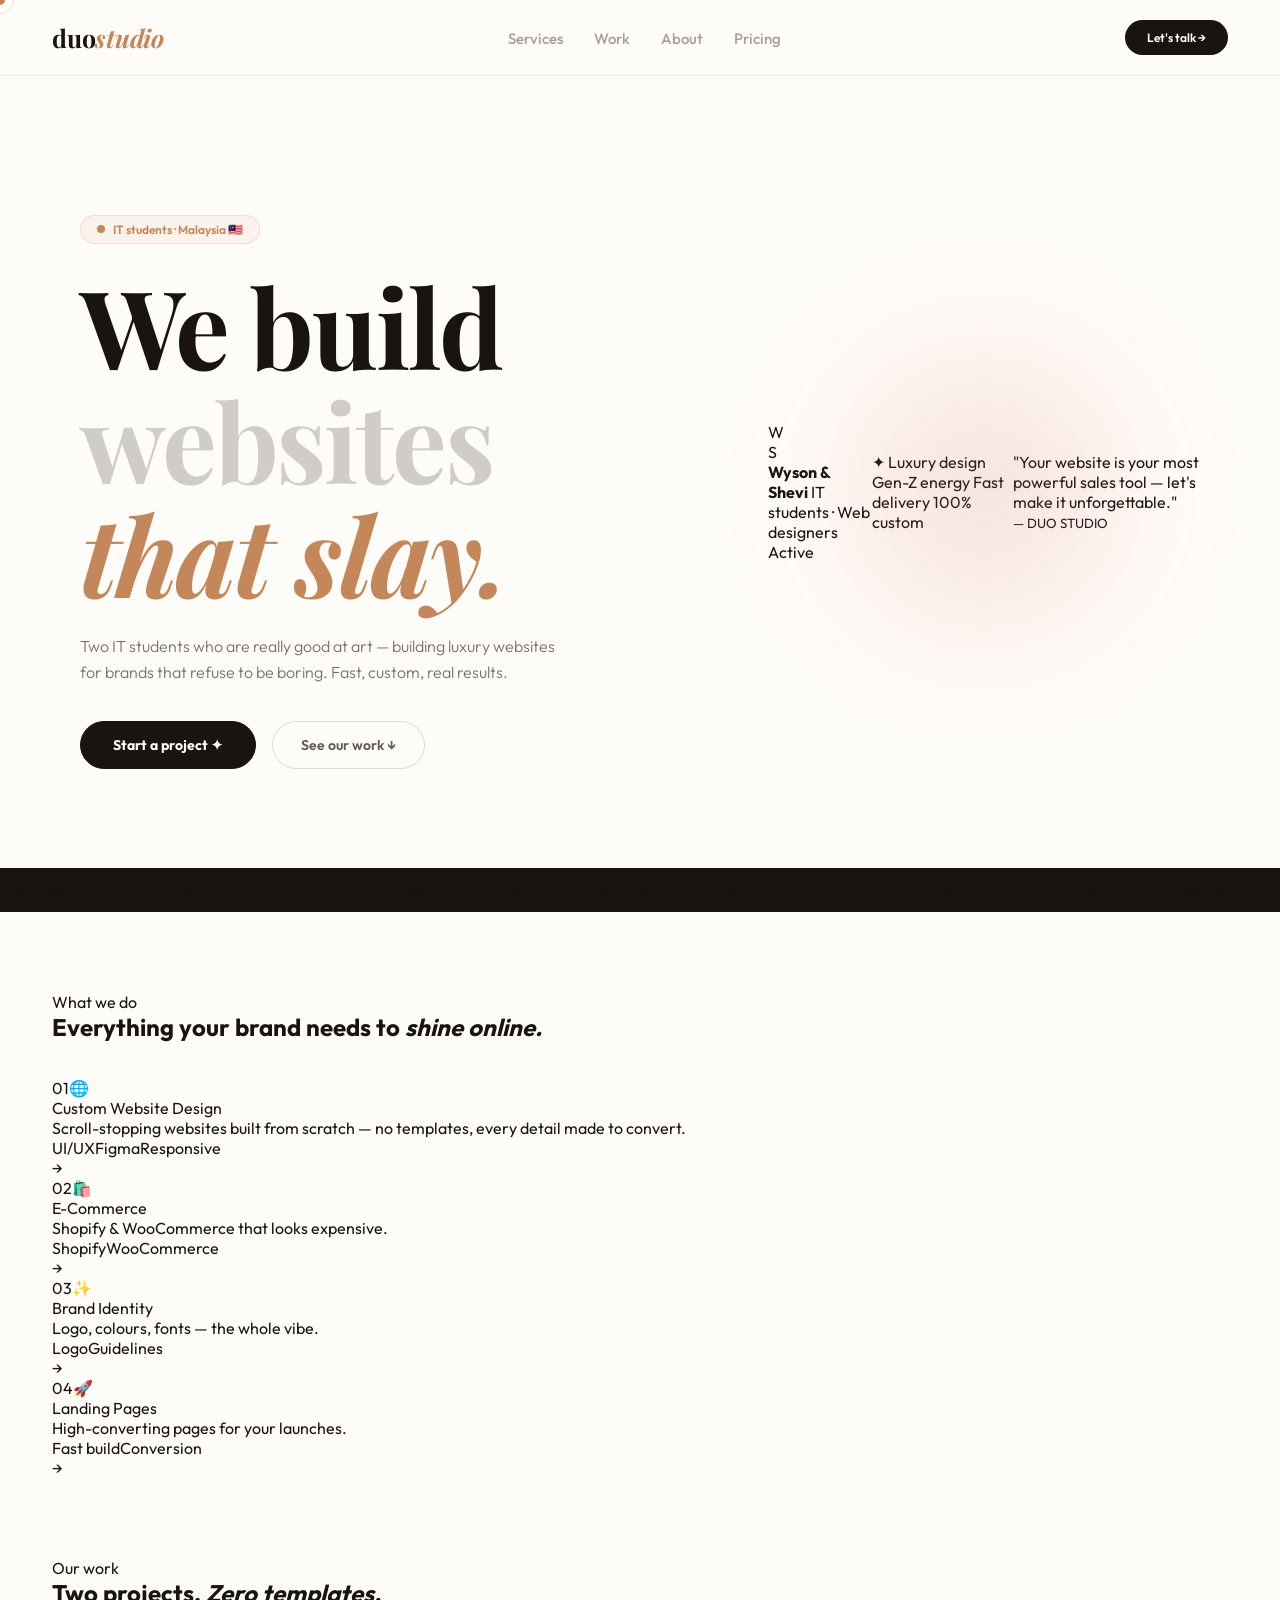
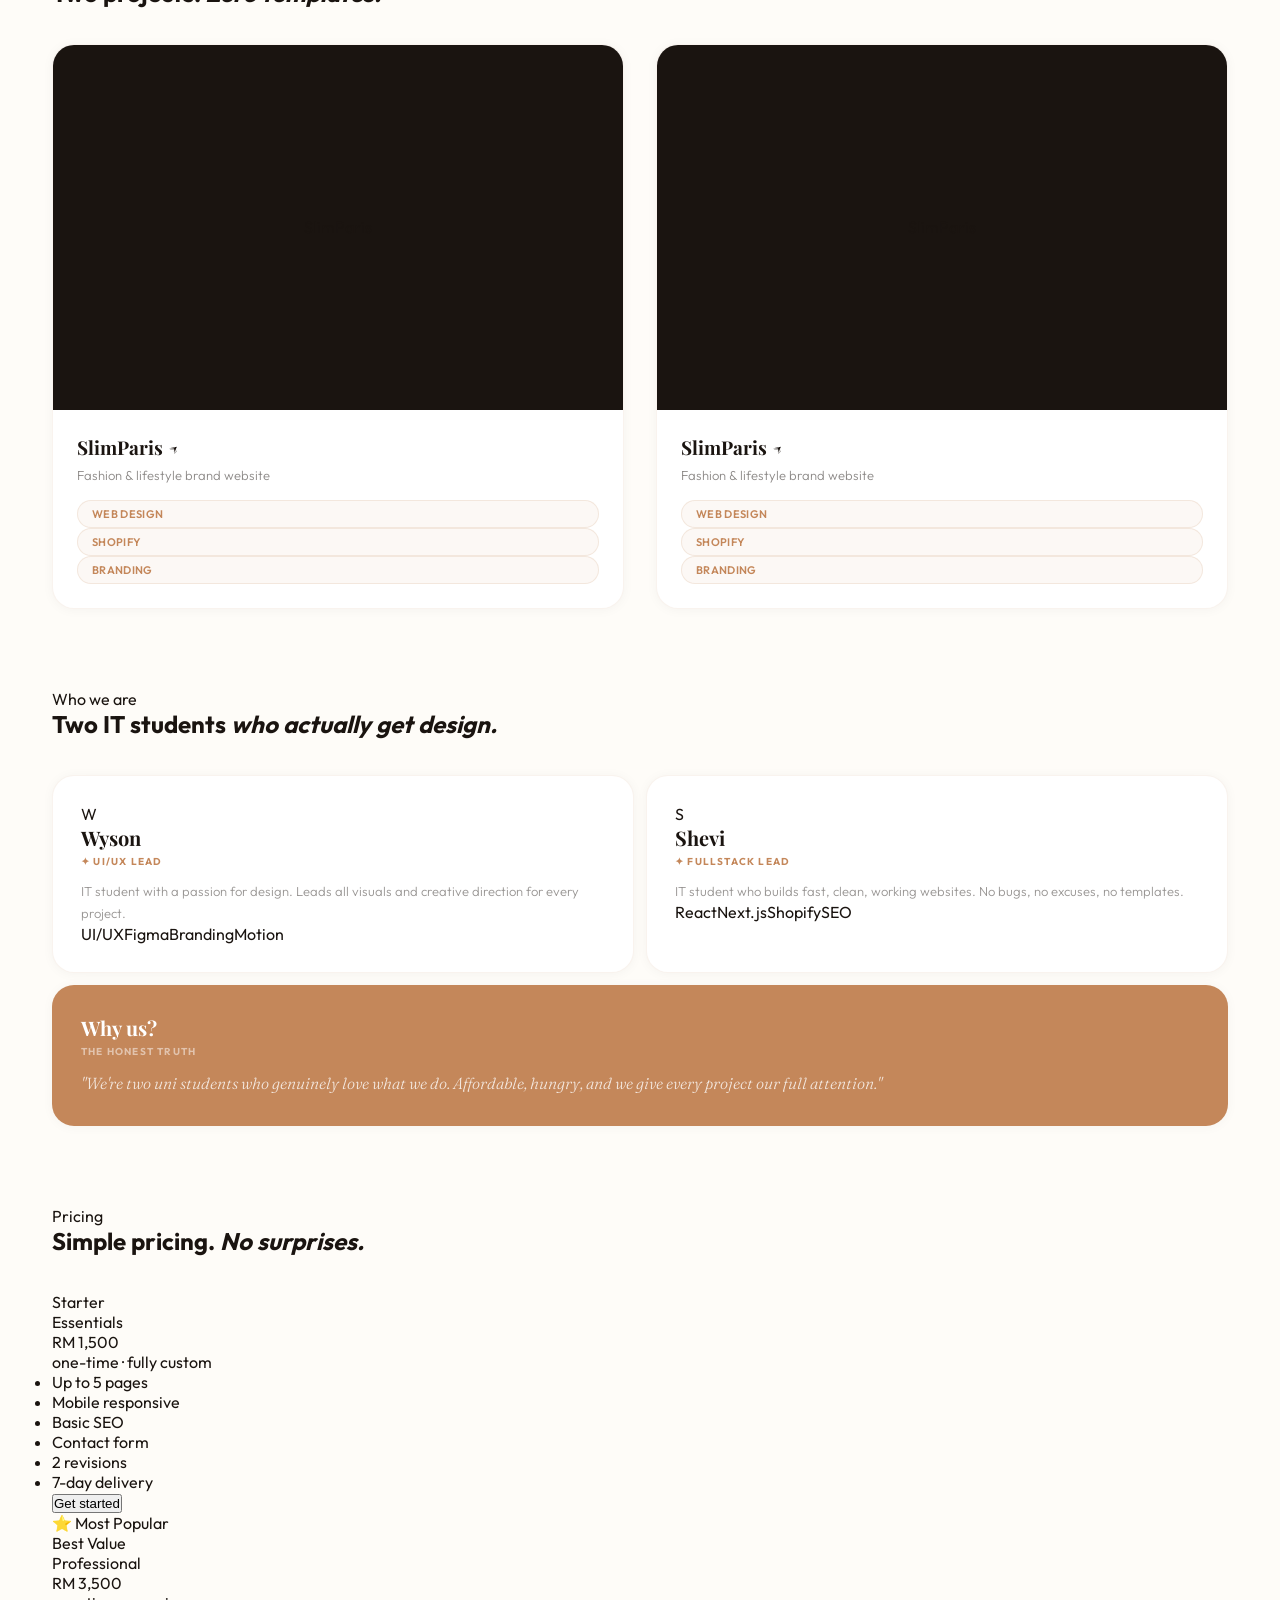
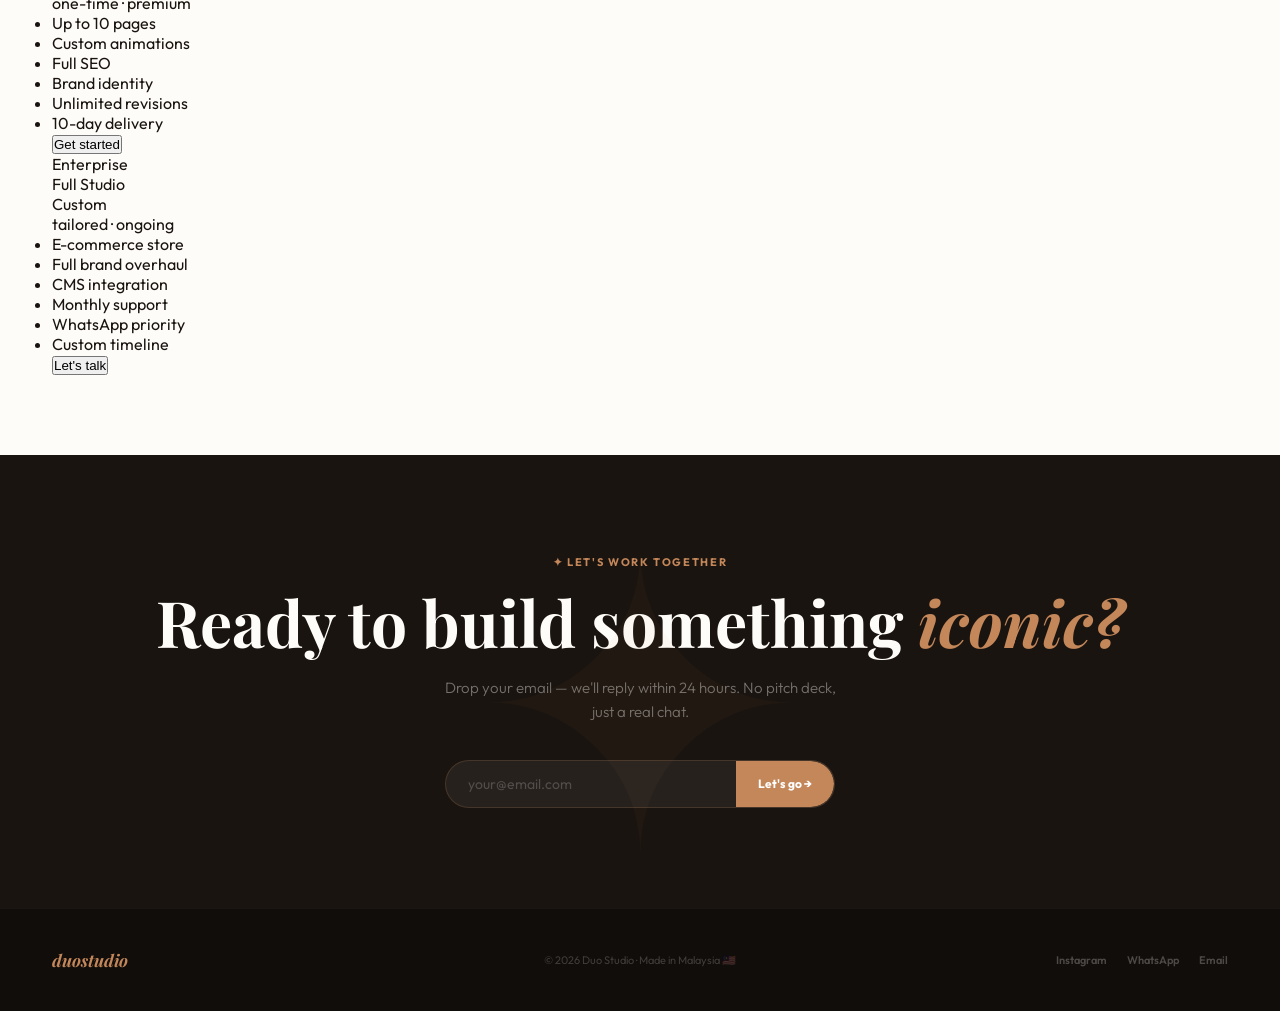
<file: portfolio.html>
<!DOCTYPE html>
<html lang="en">
<head>
  <meta charset="UTF-8">
  <meta name="viewport" content="width=device-width, initial-scale=1.0">
  <title>Duo Studio — Vanilla Dream</title>
  <!-- Google Fonts -->
  <link href="https://fonts.googleapis.com/css2?family=Outfit:wght@300;400;500;600;700;800&family=Playfair+Display:ital,wght@0,400;0,700;1,400&family=Fraunces:ital,opsz,wght@1,9..144,300;1,9..144,400&display=swap" rel="stylesheet">
  <!-- External CSS Link -->
  <link rel="stylesheet" href="portfolio.css">
</head>
<body>

  <!-- Custom Cursor Elements -->
  <div id="dot"></div>
  <div id="ring"></div>

  <!-- Navigation -->
  <nav>
    <div class="logo">duo<i>studio</i></div>
    <div class="nlinks">
      <a href="#services">Services</a>
      <a href="#work">Work</a>
      <a href="#about">About</a>
      <a href="#pricing">Pricing</a>
    </div>
    <button class="ncta" onclick="document.querySelector('#contact').scrollIntoView({behavior: 'smooth'})">Let's talk →</button>
  </nav>

  <!-- Hero Section -->
  <div class="hero">
    <div class="hero-l">
      <div class="tag"><div class="tdot"></div>IT students · Malaysia 🇲🇾</div>
      <h1 class="h1">We build<br><span class="fade">websites</span><br><span class="br">that slay.</span></h1>
      <p class="sub">Two IT students who are really good at art — building luxury websites for brands that refuse to be boring. Fast, custom, real results.</p>
      <div class="btns">
        <button class="b1" onclick="document.querySelector('#contact').scrollIntoView({behavior: 'smooth'})">Start a project ✦</button>
        <button class="b2" onclick="document.querySelector('#work').scrollIntoView({behavior: 'smooth'})">See our work ↓</button>
      </div>
    </div>
    
    <div class="hero-r">
      <div class="hcard">
        <div class="duo-row">
          <div class="avs">
            <div class="av s">W</div>
            <div class="av f">S</div>
          </div>
          <div class="dinfo">
            <strong>Wyson & Shevi</strong>
            <span>IT students · Web designers</span>
          </div>
          <div class="alive"><div class="adot"></div>Active</div>
        </div>
      </div>
      <div class="hcard">
        <div class="tagrow">
          <span class="ht ht-br">✦ Luxury design</span>
          <span class="ht ht-bk">Gen-Z energy</span>
          <span class="ht ht-bl">Fast delivery</span>
          <span class="ht ht-pk">100% custom</span>
        </div>
      </div>
      <div class="qcard">
        <p>"Your website is your most powerful sales tool — let's make it unforgettable."</p>
        <small>— DUO STUDIO</small>
      </div>
    </div>
  </div>

  <!-- Text Marquee Ticker -->
  <div class="ticker-wrap">
    <div class="ticker-inner">
      <span class="ti">Web Design<span class="sep">✦</span></span>
      <span class="ti">E-Commerce<span class="sep">✦</span></span>
      <span class="ti">Brand Identity<span class="sep">✦</span></span>
      <span class="ti">Landing Pages<span class="sep">✦</span></span>
      <span class="ti">Gen-Z Vibes<span class="sep">✦</span></span>
      <span class="ti">Made in Malaysia<span class="sep">✦</span></span>
      <span class="ti">Web Design<span class="sep">✦</span></span>
      <span class="ti">E-Commerce<span class="sep">✦</span></span>
      <span class="ti">Brand Identity<span class="sep">✦</span></span>
      <span class="ti">Landing Pages<span class="sep">✦</span></span>
      <span class="ti">Gen-Z Vibes<span class="sep">✦</span></span>
      <span class="ti">Made in Malaysia<span class="sep">✦</span></span>
    </div>
  </div>

  <!-- Capabilities Bento Grid -->
  <section id="services">
    <span class="stag">What we do</span>
    <h2 class="stitle rv">Everything your brand needs to <em>shine online.</em></h2>
    <div class="bento rv">
      <div class="bc wide">
        <span class="bnum">01</span><span class="bem">🌐</span>
        <div class="bname">Custom Website Design</div>
        <div class="bdesc">Scroll-stopping websites built from scratch — no templates, every detail made to convert.</div>
        <div class="bchips"><span class="bchip">UI/UX</span><span class="bchip">Figma</span><span class="bchip">Responsive</span></div>
        <div class="barr">→</div>
      </div>
      <div class="bc warm">
        <span class="bnum">02</span><span class="bem">🛍️</span>
        <div class="bname">E-Commerce</div>
        <div class="bdesc">Shopify & WooCommerce that looks expensive.</div>
        <div class="bchips"><span class="bchip">Shopify</span><span class="bchip">WooCommerce</span></div>
        <div class="barr">→</div>
      </div>
      <div class="bc">
        <span class="bnum">03</span><span class="bem">✨</span>
        <div class="bname">Brand Identity</div>
        <div class="bdesc">Logo, colours, fonts — the whole vibe.</div>
        <div class="bchips"><span class="bchip">Logo</span><span class="bchip">Guidelines</span></div>
        <div class="barr">→</div>
      </div>
      <div class="bc">
        <span class="bnum">04</span><span class="bem">🚀</span>
        <div class="bname">Landing Pages</div>
        <div class="bdesc">High-converting pages for your launches.</div>
        <div class="bchips"><span class="bchip">Fast build</span><span class="bchip">Conversion</span></div>
        <div class="barr">→</div>
      </div>
    </div>
  </section>

  <!-- Portfolio Grid -->
  <section id="work" style="padding-top:0;">
    <span class="stag">Our work</span>
    <h2 class="stitle rv">Two projects. <em>Zero templates.</em></h2>
    <div class="pgrid rv">
      <a href="https://www.slimparis.com.my" target="_blank" class="pcard-link" style="text-decoration: none; color: inherit; display: block;">
        <div class="pcard">
          <div class="pimg slimB"><div class="lgo">SlimParis</div></div>
          <div class="pinfo">
            <h4>SlimParis ↗</h4>
            <p>Fashion & lifestyle brand website</p>
            <span class="ptag">Web Design</span><span class="ptag">Shopify</span><span class="ptag">Branding</span>
          </div>
        </div>
      </a>
      <a href="https://rtpastry.netlify.app" target="_blank" class="pcard-link" style="text-decoration: none; color: inherit; display: block;">
        <div class="pcard">
          <div class="pimg slimB"><div class="lgo">SlimParis</div></div>
          <div class="pinfo">
            <h4>SlimParis ↗</h4>
            <p>Fashion & lifestyle brand website</p>
            <span class="ptag">Web Design</span><span class="ptag">Shopify</span><span class="ptag">Branding</span>
          </div>
        </div>
      </a>
    </div>
  </section>

  <!-- About Team Section -->
  <section id="about" style="padding-top:0;">
    <span class="stag">Who we are</span>
    <h2 class="stitle rv">Two IT students <em>who actually get design.</em></h2>
    <div class="agrid rv">
      <div class="acard">
        <div class="aav br">W</div>
        <h3>Wyson</h3>
        <span class="arole">✦ UI/UX Lead</span>
        <p>IT student with a passion for design. Leads all visuals and creative direction for every project.</p>
        <div class="ask"><span>UI/UX</span><span>Figma</span><span>Branding</span><span>Motion</span></div>
      </div>
      <div class="acard">
        <div class="aav bk">S</div>
        <h3>Shevi</h3>
        <span class="arole">✦ Fullstack Lead</span>
        <p>IT student who builds fast, clean, working websites. No bugs, no excuses, no templates.</p>
        <div class="ask"><span>React</span><span>Next.js</span><span>Shopify</span><span>SEO</span></div>
      </div>
      <div class="acard big">
        <h3>Why us?</h3>
        <span class="arole" style="color:rgba(255,255,255,.5);">The honest truth</span>
        <p>"We're two uni students who genuinely love what we do. Affordable, hungry, and we give every project our full attention."</p>
      </div>
    </div>
  </section>

  <!-- Pricing Grid -->
  <section id="pricing" style="padding-top:0;">
    <span class="stag">Pricing</span>
    <h2 class="stitle rv">Simple pricing. <em>No surprises.</em></h2>
    <div class="pricegrid rv">
      <div class="price">
        <div class="ptier">Starter</div>
        <div class="pname">Essentials</div>
        <div class="pamount">RM 1,500</div>
        <div class="pperiod">one-time · fully custom</div>
        <div class="pline"></div>
        <ul class="plist">
          <li>Up to 5 pages</li>
          <li>Mobile responsive</li>
          <li>Basic SEO</li>
          <li>Contact form</li>
          <li>2 revisions</li>
          <li>7-day delivery</li>
        </ul>
        <button class="pbtn pb-out" onclick="document.querySelector('#contact').scrollIntoView({behavior: 'smooth'})">Get started</button>
      </div>
      <div class="price feat">
        <div class="pbadge">⭐ Most Popular</div>
        <div class="ptier">Best Value</div>
        <div class="pname">Professional</div>
        <div class="pamount">RM 3,500</div>
        <div class="pperiod">one-time · premium</div>
        <div class="pline"></div>
        <ul class="plist">
          <li>Up to 10 pages</li>
          <li>Custom animations</li>
          <li>Full SEO</li>
          <li>Brand identity</li>
          <li>Unlimited revisions</li>
          <li>10-day delivery</li>
        </ul>
        <button class="pbtn pb-fill" onclick="document.querySelector('#contact').scrollIntoView({behavior: 'smooth'})">Get started</button>
      </div>
      <div class="price">
        <div class="ptier">Enterprise</div>
        <div class="pname">Full Studio</div>
        <div class="pamount">Custom</div>
        <div class="pperiod">tailored · ongoing</div>
        <div class="pline"></div>
        <ul class="plist">
          <li>E-commerce store</li>
          <li>Full brand overhaul</li>
          <li>CMS integration</li>
          <li>Monthly support</li>
          <li>WhatsApp priority</li>
          <li>Custom timeline</li>
        </ul>
        <button class="pbtn pb-out" onclick="document.querySelector('#contact').scrollIntoView({behavior: 'smooth'})">Let's talk</button>
      </div>
    </div>
  </section>

  <!-- Contact CTA -->
  <div class="cta" id="contact">
    <span class="cta-t">✦ Let's work together</span>
    <h2>Ready to build something <em>iconic?</em></h2>
    <p class="cta-sub">Drop your email — we'll reply within 24 hours. No pitch deck, just a real chat.</p>
    <div class="form">
      <input class="inp" type="email" placeholder="your@email.com">
      <button class="go">Let's go →</button>
    </div>
  </div>

  <!-- Footer -->
  <footer>
    <div class="fl" onclick="window.scrollTo({top: 0, behavior: 'smooth'})" style="cursor: pointer;">duo<i>studio</i></div>
    <div class="fc">© 2026 Duo Studio · Made in Malaysia 🇲🇾</div>
    <div class="flinks">
      <a href="#">Instagram</a>
      <a href="#">WhatsApp</a>
      <a href="#">Email</a>
    </div>
  </footer>

  <!-- External JS Script Link -->
  <script src="portfolio.js"></script>
</body>
</html>
</file>
<file: portfolio.css>
/* ==========================================================================
   01. GLOBAL RESETS & CORE BASICS
   ========================================================================== */
* {
  margin: 0;
  padding: 0;
  box-sizing: border-box;
}
html {
  scroll-behavior: smooth;
}
body {
  font-family: 'Outfit', sans-serif;
  overflow-x: hidden; 
  background: #fefcf8;
  color: #1a1410;
  width: 100%;
}


/* ==========================================================================
   02. CUSTOM MOUSE CURSOR
   ========================================================================== */
#dot {
  width: 10px;
  height: 10px;
  border-radius: 50%;
  position: fixed;
  pointer-events: none;
  z-index: 9999;
  transform: translate(-50%, -50%);
  transition: width .15s, height .15s;
  background: #c4875a;
}
#ring {
  width: 28px;
  height: 28px;
  border-radius: 50%;
  border: 1.5px solid rgba(196,135,90,.5);
  position: fixed;
  pointer-events: none;
  z-index: 9998;
  transform: translate(-50%, -50%);
  opacity: .5;
}


/* ==========================================================================
   03. MARQUEE TEXT TICKER & ANIMATION UTILS
   ========================================================================== */
.ticker-wrap {
  overflow: hidden;
  padding: 12px 0;
  background: #1a1410;
  width: 100%;
}
.ticker-inner {
  display: inline-flex;
  animation: tick 24s linear infinite;
  white-space: nowrap;
}
@keyframes tick {
  from { transform: translateX(0); }
  to { transform: translateX(-50%); }
}

.rv {
  opacity: 0;
  transform: translateY(22px);
  transition: opacity .6s, transform .6s;
}
.rv.vis {
  opacity: 1;
  transform: translateY(0);
}
.d1 { transition-delay: .08s; }
.d2 { transition-delay: .16s; }
.d3 { transition-delay: .24s; }

section, #contact {
  scroll-margin-top: 100px;
}


/* ==========================================================================
   04. NAVIGATION HEADER (DESKTOP & COMMON)
   ========================================================================== */
nav {
  position: sticky;
  top: 0;
  z-index: 100;
  padding: 20px 52px;
  display: flex;
  justify-content: space-between;
  align-items: center;
  background: rgba(254,252,248,.9);
  backdrop-filter: blur(16px);
  border-bottom: 1px solid rgba(26,20,16,.06);
}
.logo {
  font-family: 'Playfair Display', serif;
  font-size: 25px;
  font-weight: 700;
  color: #1a1410;
  letter-spacing: -.01em;
}
.logo i {
  font-style: italic;
  color: #c4875a;
}
.nlinks a {
  font-size: 15px;
  font-weight: 500;
  color: rgba(26,20,16,.4);
  text-decoration: none;
  padding: 6px 14px;
  border-radius: 100px;
  transition: all .18s;
}
.nlinks a:hover {
  color: #c4875a;
  background: rgba(196,135,90,.06);
}
.ncta {
  background: #1a1410;
  color: #fefcf8;
  font-family: 'Outfit', sans-serif;
  font-weight: 600;
  font-size: 12px;
  padding: 10px 22px;
  border-radius: 100px;
  border: none;
  cursor: pointer;
}


/* ==========================================================================
   05. HAMBURGER & MOBILE DRAWER MENU
   ========================================================================== */
.hamburger {
  display: none;
  flex-direction: column;
  gap: 6px;
  background: transparent;
  border: none;
  cursor: pointer;
  padding: 8px;
  z-index: 200;
}
.hamburger .bar {
  width: 24px;
  height: 2px;
  background-color: #1a1410;
  border-radius: 2px;
  transition: transform 0.3s cubic-bezier(0.25, 1, 0.5, 1), opacity 0.3s ease;
}
.hamburger.active .bar:nth-child(1) { transform: translateY(4px) rotate(45deg); }
.hamburger.active .bar:nth-child(2) { transform: translateY(-4px) rotate(-45deg); }

.mobile-menu {
  position: fixed;
  top: 0;
  left: 0;
  width: 100vw;
  height: 100vh;
  background: #fefcf8;
  z-index: 90;
  display: flex;
  align-items: center;
  justify-content: center;
  transform: translateY(-100%);
  transition: transform 0.5s cubic-bezier(0.77, 0, 0.175, 1);
  pointer-events: none;
  overflow: hidden;
}
.mobile-menu.open {
  transform: translateY(0);
  pointer-events: auto;
}
.menu-backdrop-glow {
  position: absolute;
  width: 300px;
  height: 300px;
  background: radial-gradient(circle, rgba(196, 135, 90, 0.15) 0%, transparent 70%);
  filter: blur(40px);
  top: 20%;
  left: 10%;
  pointer-events: none;
}
.mobile-links {
  display: flex;
  flex-direction: column;
  align-items: center;
  gap: 28px;
  text-align: center;
  width: 100%;
}
.mobile-links a {
  font-family: 'Playfair Display', serif;
  font-size: 32px;
  font-weight: 700;
  color: #1a1410;
  text-decoration: none;
  opacity: 0;
  transform: translateY(20px);
  transition: opacity 0.4s ease, transform 0.4s ease;
}
.mobile-menu.open .m-link { opacity: 1; transform: translateY(0); }
.mobile-menu.open .m-link:nth-child(1) { transition-delay: 0.2s; }
.mobile-menu.open .m-link:nth-child(2) { transition-delay: 0.28s; }
.mobile-menu.open .m-link:nth-child(3) { transition-delay: 0.36s; }
.mobile-menu.open .m-link:nth-child(4) { transition-delay: 0.44s; }

.m-cta {
  margin-top: 12px;
  background: #1a1410;
  color: #fefcf8;
  font-family: 'Outfit', sans-serif;
  font-weight: 600;
  font-size: 14px;
  padding: 14px 36px;
  border-radius: 100px;
  border: none;
  cursor: pointer;
  opacity: 0;
  transition: opacity 0.4s ease 0.52s;
}
.mobile-menu.open .m-cta { opacity: 1; }


/* ==========================================================================
   06. HERO SECTION & FLOATING STICKERS STACK
   ========================================================================== */
.hero {
  min-height: 88vh;
  display: grid;
  grid-template-columns: 1.2fr 0.8fr;
  gap: 40px;
  padding: 120px 80px 80px 80px;
  align-items: center;
  max-width: 1440px;
  margin: 0 auto;
  position: relative;
  box-sizing: border-box;
}
.hero-l {
  display: flex;
  flex-direction: column;
  align-items: flex-start;
  text-align: left;
  z-index: 9;
  width: 100%;
}
.tag {
  display: inline-flex;
  align-items: center;
  gap: 8px;
  background: rgba(196, 135, 90, 0.08);
  border: 1px solid rgba(196, 135, 90, 0.2);
  border-radius: 100px;
  padding: 6px 16px;
  font-size: 12px;
  font-weight: 600;
  color: #c4875a;
  margin-bottom: 24px;
}
.tdot {
  width: 8px;
  height: 8px;
  border-radius: 50%;
  background: #c4875a;
  animation: pulse 1.8s infinite;
}
@keyframes pulse {
  0%, 100% { box-shadow: 0 0 0 0 rgba(196, 135, 90, 0.5); }
  50% { box-shadow: 0 0 0 6px rgba(196, 135, 90, 0); }
}

.h1 {
  font-family: 'Playfair Display', serif;
  font-size: clamp(90px, 8.5vw, 127px);
  line-height: 1.05;
  letter-spacing: -.02em;
  color: #1a1410;
  margin-bottom: 24px;
}
.h1 .br { color: #c4875a; font-style: italic; }
.h1 .fade { color: rgba(26, 20, 16, 0.2); }

.sub {
  font-size: 16px;
  color: rgba(26, 20, 16, 0.6);
  line-height: 1.6;
  max-width: 480px;
  margin-bottom: 36px;
  font-weight: 300;
}
.btns {
  display: flex;
  flex-wrap: wrap;
  gap: 16px;
}
.b1 {
  font-family: 'Outfit', sans-serif;
  font-weight: 700;
  font-size: 14px;
  padding: 14px 32px;
  border-radius: 100px;
  background: #1a1410;
  color: #fefcf8;
  border: 1px solid #1a1410;
  cursor: pointer;
  transition: all .25s ease;
}
.b1:hover {
  transform: translateY(-3px);
  box-shadow: 0 12px 28px rgba(26, 20, 16, 0.15);
}
.b2 {
  font-family: 'Outfit', sans-serif;
  font-size: 14px;
  font-weight: 600;
  padding: 14px 28px;
  border-radius: 100px;
  border: 1px solid rgba(26, 20, 16, 0.15);
  color: rgba(26, 20, 16, 0.7);
  background: transparent;
  cursor: pointer;
  transition: all .25s ease;
}
.b2:hover {
  border-color: #c4875a;
  color: #c4875a;
  transform: translateY(-3px);
}

.hero-r {
  position: relative;
  height: 500px;
  width: 100%;
  max-width: 500px;
  justify-self: center;
  display: flex;
  align-items: center;
  justify-content: center;
  z-index: 1;
}
.hero-r::before {
  content: '';
  position: absolute;
  width: 350px;
  height: 350px;
  background: radial-gradient(circle, rgba(196, 135, 90, 0.25) 0%, rgba(244, 63, 94, 0.08) 50%, transparent 70%);
  filter: blur(60px);
  z-index: 0;
  pointer-events: none;
  animation: ambientFloat 8s ease-in-out infinite alternate;
}
@keyframes ambientFloat {
  0% { transform: translate(0, 0) scale(1); opacity: 0.8; }
  100% { transform: translate(20px, -20px) scale(1.1); opacity: 1; }
}

.sticker-stack {
  position: relative;
  width: 100%;
  height: 100%;
  z-index: 1;
}

.sticker {
  position: absolute;
  background: #fff;
  border: 1px solid #1a1410;
  border-radius: 16px;
  box-shadow: 0 10px 30px rgba(26, 20, 16, 0.10);
  transition: transform 0.4s cubic-bezier(0.175, 0.885, 0.32, 1.275), box-shadow 0.3s ease;
  cursor: grab;
  box-sizing: border-box;
}
.sticker:hover {
  box-shadow: 0 20px 40px rgba(196,135,90,0.15);
  z-index: 10 !important;
}

.stk-head { 
  background: #1a1410; 
  padding: 12px 16px;
  font-size: 11px; 
  color: #fefcf8; 
  font-family: monospace; 
  display: flex; 
  align-items: center; 
  justify-content: space-between; 
}
.stk-body { 
  width: 100%; 
  height: calc(100% - 31px); 
  display: flex; 
  align-items: center; 
  justify-content: center; 
}
.stk-body .stk-logo { 
  font-family: 'Playfair Display', serif; 
  font-style: italic; 
  font-size: 30px; 
  color: #c4875a; 
}

.stk-1 { width: 220px; height: 120px; top: 2%; left: -5%; transform: rotate(-5deg); padding: 0; overflow: hidden; }
.stk-2 { width: 210px; height: 130px; bottom: 0%; right: -5%; transform: rotate(5deg); padding: 0; overflow: hidden; }

.js-box, .css-box, .py-box {
  width: 230px !important;
  background: #1a1410 !important;
  border: none !important;
  padding: 0 !important;
  overflow: hidden;
  box-shadow: 0 16px 36px rgba(0,0,0,0.12) !important;
}
.js-box { top: 32%; left: -20%; transform: rotate(-3deg); }
.css-box { bottom: -5%; left: -5%; transform: rotate(3deg); }
.py-box { top: -8%; right: -10%; transform: rotate(4deg); }

.stk-code-container {
  padding: 16px;
  font-family: monospace;
  font-size: 11px;
  line-height: 1.6;
  color: #fefcf8;
  text-align: left;
}

.c-purple { color: #b07ed1; }
.c-gold { color: #c4875a; }
.c-green { color: #7ec186; }
.c-blue { color: #60a5fa; }

.stk-4 { 
  width: auto;
  white-space: nowrap;
  background: #c4875a; 
  border: none; 
  border-radius: 100px; 
  padding: 10px 20px; 
  top: 28%; 
  right: -5%; 
  transform: rotate(8deg); 
}
.stk-tag-text { font-size: 12px; font-weight: 800; color: #fefcf8; letter-spacing: 0.06em; text-transform: uppercase; }

.stk-5 { 
  width: 190px; 
  height: auto;
  background: #fbf9f5; 
  border: 1px dashed rgba(26, 20, 16, 0.25); 
  top: 50%; 
  right: -15%; 
  transform: rotate(-4deg); 
  padding: 14px;
}
.figma-header { display: flex; align-items: center; gap: 6px; font-size: 10px; font-weight: 700; color: rgba(26,20,16,0.4); text-transform: uppercase; margin-bottom: 8px; }
.f-dot { width: 6px; height: 6px; background: #8b5cf6; border-radius: 50%; }
.mock-ui-bars div { height: 4px; background: rgba(26,20,16,0.06); border-radius: 2px; margin-bottom: 4px; }
.mock-ui-bars div:nth-child(1) { width: 85%; }
.mock-ui-bars div:nth-child(2) { width: 55%; }
.mock-ui-bars div:nth-child(3) { width: 30%; }

.ticker-item {
  display: inline-flex;
  align-items: center;
  gap: 16px;
  padding: 0 24px;
  font-family: 'Outfit', sans-serif;
  font-size: 11px;
  font-weight: 700;
  letter-spacing: .08em;
  text-transform: uppercase;
  color: #fefcf8;
}
.ticker-item .sep { color: #c4875a; }


/* ==========================================================================
   07. WHAT WE DO (COMPLETE DESIGN REFACTOR WITH POP-OUT NAVIGATION ROW)
   ========================================================================== */
.services-header-row {
  display: flex;
  justify-content: space-between;
  align-items: flex-end;
  margin-bottom: 52px;   
  width: 100%;
  padding: 0 4px;
}

.services-header-row .stitle {
  font-family: 'Playfair Display', serif;
  font-size: clamp(34px, 3.8vw, 44px);
  font-weight: 400;
  color: #1a1410;
  letter-spacing: -0.01em;
  margin-bottom: 0 !important;
  text-shadow: 0 2px 4px rgba(26, 20, 16, 0.03);
}

.services-header-row .stitle em {
  font-family: 'Playfair Display', serif;
  font-style: italic;
  font-weight: 400;
  color: #a05017; 
  text-shadow: 0 2px 5px rgba(196, 135, 90, 0.05);
}

.slider-controls {
  display: flex;
  gap: 16px;
  margin-bottom: 4px;
}

.ctrl-btn {
  width: 58px;
  height: 58px;
  border-radius: 50%;
  position: relative;
  background: rgba(26, 20, 16, 0.05); 
  backdrop-filter: blur(14px) saturate(180%); 
  -webkit-backdrop-filter: blur(14px) saturate(180%);
  border-top: 1px solid rgba(255, 255, 255, 0.4);
  border-left: 1px solid rgba(255, 255, 255, 0.2);
  border-right: 1px solid rgba(26, 20, 16, 0.04);
  border-bottom: 1px solid rgba(26, 20, 16, 0.06);
  color: #1a1410; 
  display: flex;
  align-items: center;
  justify-content: center;
  font-size: 15px;
  cursor: pointer;
  box-shadow: 
    inset 0 1px 1px rgba(255, 255, 255, 0.3),
    0 4px 12px rgba(26, 20, 16, 0.02),
    0 12px 24px rgba(26, 20, 16, 0.04);
  transition: 
    transform 0.45s cubic-bezier(0.25, 1, 0.2, 1), 
    box-shadow 0.45s cubic-bezier(0.25, 1, 0.2, 1), 
    background-color 0.45s cubic-bezier(0.25, 1, 0.2, 1), 
    color 0.3s ease;
}

.ctrl-btn:hover {
  background: rgba(218, 221, 229, 0.75); 
  color: #1a1410; 
  transform: translateY(-4px) scale(1.03); 
  box-shadow: 
    inset 0 1px 2px rgba(255, 255, 255, 0.6),
    0 10px 24px rgba(26, 20, 16, 0.06),
    0 20px 40px rgba(26, 20, 16, 0.1);
}

.ctrl-btn:active {
  transform: translateY(-1px) scale(0.97);
  background: rgba(206, 210, 220, 0.85);
  box-shadow: 
    inset 0 1px 3px rgba(0, 0, 0, 0.06),
    0 4px 10px rgba(26, 20, 16, 0.04);
}

.luxury-slider-viewport {
  width: 100%;
  overflow: hidden;
  position: relative;
  border-radius: 36px;
}
.luxury-slider-track {
  display: flex;
  width: 100%;
  transition: transform 0.65s cubic-bezier(0.25, 1, 0.5, 1);
  will-change: transform;
}
.luxury-slide-item {
  flex: 0 0 100%;
  width: 100%;
  box-sizing: border-box;
}

.luxury-service-card.full-variant {
  display: grid;
  grid-template-columns: 1fr 1.1fr;
  gap: 40px;
  padding: 60px 50px 60px 85px; 
  background: #fbf5eb;
  border: 1px solid rgba(26, 20, 16, 0.03);
  border-radius: 36px;
  align-items: center; 
  min-height: 540px;
  position: relative;
  overflow: hidden;
  box-shadow: 0 30px 70px rgba(26, 20, 16, 0.02);
}

.card-left-info {
  display: flex;
  flex-direction: column;
  text-align: left;
  z-index: 5;
}

.service-number {
  font-family: 'Playfair Display', serif;
  font-size: 32px;
  font-weight: 400;
  color: #c4875a;
  margin-bottom: 20px;
  line-height: 1;
}

.service-title {
  font-family: 'Playfair Display', serif;
  font-size: 56px;
  font-weight: 400;
  line-height: 1.15;
  color: #1a1410;
  margin-bottom: 16px;
  letter-spacing: -0.01em;
}

.service-divider {
  font-size: 16px;
  color: #c4875a;
  margin-bottom: 32px;
  line-height: 1;
}

.service-description {
  font-family: 'Outfit', sans-serif;
  font-size: 16.5px;
  font-weight: 400;
  line-height: 1.65;
  color: #3d352e;
  max-width: 410px;
  margin-bottom: 40px;
}

.service-tags {
  display: flex;
  flex-wrap: wrap;
  gap: 22px;
  align-items: center;
  width: 100%;
  max-width: 410px;
  border-top: 1px solid rgba(26, 20, 16, 0.12); 
  padding-top: 32px; 
}

.service-tag {
  font-family: 'Outfit', sans-serif;
  font-size: 13px;
  font-weight: 600; 
  letter-spacing: 0.08em;
  text-transform: uppercase;
  color: #c4875a; 
  position: relative;
}

.service-tag:not(:last-child)::after {
  content: "•";
  position: absolute;
  right: -14px;
  color: rgba(26, 20, 16, 0.2);
  font-size: 11px;
}

.card-right-showcase {
  position: relative;
  width: 100%;
  height: 440px; 
  display: flex;
  align-items: center; 
  justify-content: center;
  z-index: 2;
}

.showcase-frame {
  position: relative;
  width: 100%;
  height: 100%;
  max-width: 760px; 
  display: flex;
  align-items: center; 
}

.device-showcase-item {
  position: absolute;
  display: flex;
  flex-direction: column;
  align-items: center;
}

.device-showcase-item img {
  width: 100%;
  height: auto;
  object-fit: contain;
  display: block;
}

.device-showcase-item::after {
  content: "";
  position: absolute;
  width: 85%;    
  height: 10px;   
  background: rgba(26, 20, 16, 0.26); 
  border-radius: 50%;
  pointer-events: none;
}

.laptop-box::after { width: 96%; bottom: 1px; filter: blur(5px); }
.tablet-box::after { width: 76%; bottom: -4px; filter: blur(6px); }
.phone-box::after { width: 68%; bottom: -4px; filter: blur(4px); }

.laptop-box {
  width: 90%;
  left: -20%;
  top: 55%;
  transform: translateY(-50%); 
  z-index: 2; 
  filter: drop-shadow(0 4px 10px rgba(26, 20, 16, 0.02));
}

.tablet-box {
  width: 50%;
  left: 43%;
  top: 43%;
  transform: translateY(-50%); 
  z-index: 1; 
 filter: drop-shadow(0 4px 10px rgba(26, 20, 16, 0.02));
}

.phone-box {
  width: 28%;
  left: 60%;
  top: 70%; 
  transform: translateY(-50%);
  z-index: 3; 
  filter: drop-shadow(0 4px 10px rgba(26, 20, 16, 0.02));
}

.branding-showcase-item {
  position: relative;
  width: 94%; 
  max-width: 600px;
  background: #ffffff;
  border-radius: 24px; 
  border: 1px solid rgba(26, 20, 16, 0.05);
  overflow: hidden;
  z-index: 2;
  top: 50%;
  transform: translateY(-50%); 
  display: flex;
  box-shadow: 0 10px 30px rgba(26, 20, 16, 0.02); 
}

.branding-canvas-wrapper {
  position: relative;
  width: 100%;
  height: auto;
  display: block;
}

.branding-canvas-wrapper img {
  width: 100%;
  height: auto;
  object-fit: contain;
  display: block;
}

.branding-showcase-item::after {
  content: "";
  position: absolute;
  bottom: -6px; 
  left: 4%;
  width: 92%;
  height: 10px;
  background: rgba(26, 20, 16, 0.22); 
  border-radius: 50%;
  filter: blur(6px); 
  pointer-events: none;
  z-index: -1;
}

.browser-showcase-item {
  position: relative;
  width: 92%; 
  max-width: 580px;
  background: #ffffff;
  border: 2px solid #550000; 
  border-radius: 18px; 
  overflow: hidden;
  z-index: 2;
  top: 45%;
  transform: translateY(-43%); 
  display: flex;
  flex-direction: column;
}

.browser-header-bar {
  background: #550000; 
  padding: 12px 18px;
  display: flex;
  align-items: center;
  border-bottom: 1px solid #550000; 
  gap: 20px;
}

.browser-dots { display: flex; gap: 6px; }
.browser-dots span {
  width: 8px;
  height: 8px;
  border-radius: 50%;
  background: #ffffff; 
  display: inline-block;
}

.browser-url-field {
  flex: 1;
  background: #FAF0E4;
  border-radius: 6px;
  border: 1px solid #550000; 
  padding: 4px 14px;
  font-family: 'Outfit', sans-serif;
  font-size: 11px;
  font-weight: 500;
  color: #550000;
  text-align: left;
  letter-spacing: 0.02em;
}

.browser-body-content {
  position: relative;
  width: 100%;
  height: auto;
  display: block;
}

.browser-body-content img {
  width: 100%;
  height: auto;
  object-fit: contain;
  display: block;
}

.browser-showcase-item::after {
  content: "";
  position: absolute;
  bottom: -10px;
  left: 5%;
  width: 90%;
  height: 12px;
  background: rgba(26, 20, 16, 0.18); 
  border-radius: 50%;
  filter: blur(8px);
  pointer-events: none;
  z-index: -1;
}

/* ==========================================================================
   08. PORTFOLIO WORK PREVIEW CARDS (PERMANENT VISIBLE DISCLAIMER)
   ========================================================================== */
.pgrid {
  display: grid;
  grid-template-columns: repeat(2, 1fr);
  gap: 32px;
  align-items: stretch; 
}
.work-hint {
  margin-top: -18px;
  margin-bottom: 28px;
  font-size: 14px;
  color: rgba(26, 20, 16, 0.48);
  font-weight: 300;
}
.pcard-link {
  text-decoration: none;
  color: inherit;
  display: block;
  height: 100%;
}
.pcard {
  background: #ffffff;
  border: 1px solid rgba(196, 135, 90, 0.1);
  border-radius: 22px;
  overflow: hidden;
  box-shadow: 0 1px 12px rgba(26, 20, 16, 0.04);
  display: flex;
  flex-direction: column;
  height: 100%;
  position: relative;
  transition: transform 0.35s cubic-bezier(0.16, 1, 0.3, 1), box-shadow 0.35s ease, border-color 0.35s ease;
}
.pcard:hover {
  transform: translateY(-10px);
  box-shadow: 0 24px 55px rgba(26, 20, 16, 0.12);
  border-color: rgba(196, 135, 90, 0.35);
}

.pimg {
  position: relative;
  width: 100%;
  aspect-ratio: 1000 / 640; 
  background: #1a1410; 
  overflow: hidden;
  display: flex;
  align-items: center;
  justify-content: center;
}
.pimg img {
  width: 100%;
  height: 100%;
  object-fit: cover; 
  object-position: top center; 
  display: block;
  transition: transform 0.5s cubic-bezier(0.16, 1, 0.3, 1);
}
.pcard:hover .pimg img {
  transform: scale(1.04);
}

.pimg::before {
  content: "";
  position: absolute;
  inset: 0;
  background: rgba(26, 20, 16, 0);
  transition: background 0.35s ease;
  z-index: 1;
}
.pcard:hover .pimg::before {
  background: rgba(26, 20, 16, 0.28);
}
.view-overlay {
  position: absolute;
  inset: 0;
  z-index: 3;
  display: flex;
  align-items: center;
  justify-content: center;
  opacity: 0;
  transform: translateY(12px);
  transition: opacity 0.35s ease, transform 0.35s ease;
  pointer-events: none;
}
.view-overlay span {
  display: inline-flex;
  align-items: center;
  justify-content: center;
  padding: 12px 22px;
  border-radius: 999px;
  background: #fefcf8;
  color: #1a1410;
  font-size: 13px;
  font-weight: 800;
  letter-spacing: 0.03em;
  box-shadow: 0 14px 30px rgba(26, 20, 16, 0.18);
}
.pcard:hover .view-overlay {
  opacity: 1;
  transform: translateY(0);
}

.pinfo {
  padding: 24px;
  display: flex;
  flex-direction: column;
  flex-grow: 1;
}
.pinfo h4 {
  font-family: 'Playfair Display', serif;
  font-size: 19px;
  font-weight: 700;
  color: #1a1410;
  margin-bottom: 6px;
  transition: color 0.25s ease;
}
.pcard:hover .pinfo h4 {
  color: #c4875a;
}
.pinfo p {
  font-size: 13px;
  color: rgba(26, 20, 16, 0.5);
  margin-bottom: 16px;
  font-weight: 300;
  line-height: 1.4;
}
.tags-wrapper {
  margin-top: auto; 
  display: flex;
  flex-wrap: wrap;
  gap: 8px;
  padding-top: 12px;
}
.ptag {
  display: inline-flex;
  align-items: center;
  font-family: 'Outfit', sans-serif;
  font-size: 11px;
  font-weight: 600;
  letter-spacing: 0.03em;
  text-transform: uppercase;
  padding: 6px 14px;
  border-radius: 100px; 
  background: rgba(196, 135, 90, 0.06); 
  border: 1px solid rgba(196, 135, 90, 0.15);
  color: #c4875a;
  transition: all 0.25s ease;
}
.pcard:hover .ptag {
  background: rgba(196, 135, 90, 0.12);
  border-color: rgba(196, 135, 90, 0.3);
  transform: translateY(-1px);
}
.stitle {
  margin-bottom: 36px !important;
}

.portfolio-disclaimer strong {
  color: #c4875a; /* Matches your premium Duo Studio accent tone */
  font-weight: 700;
  letter-spacing: 0.02em;
}

/* --- VISIBLE DESKTOP DISCLAIMER STYLING --- */
.pinfo .portfolio-disclaimer {
  display: block;
  margin-top: 18px;
  padding-top: 14px;
  border-top: 1px dashed rgba(196, 135, 90, 0.25);
  
  font-family: 'Outfit', sans-serif;
  font-size: 14px;
  font-weight: 400;
  line-height: 1.5;
  color: rgba(26, 20, 16, 0.4);
  text-align: left;
  font-style: italic;
}

/* ==========================================================================
   09. ABOUT US & BENTO GRID TILES
   ========================================================================== */
section { padding: 80px 52px; max-width: 1440px; margin: 0 auto; box-sizing: border-box; }

.agrid { display: grid; grid-template-columns: 1fr 1fr; gap: 12px; }
.acard { background: #fff; border: 1px solid rgba(196,135,90,.1); border-radius: 22px; padding: 28px; box-shadow: 0 1px 12px rgba(26,20,16,.04); }
.acard.big { grid-column: span 2; background: #c4875a; border-color: transparent; }
.acard h3 { font-family: 'Playfair Display', serif; font-size: 20px; font-weight: 700; color: #1a1410; margin-bottom: 4px; }
.acard.big h3 { color: #fff; }
.arole { font-size: 10px; font-weight: 700; letter-spacing: .12em; text-transform: uppercase; color: #c4875a; margin-bottom: 12px; display: block; }
.acard.big .arole { color: rgba(255,255,255,.5); }
.acard p { font-size: 13px; color: rgba(26, 20, 16, 0.45); line-height: 1.7; font-weight: 300; }
.acard.big p { color: rgba(255,255,255,.8); font-family: 'Fraunces', serif; font-style: italic; font-size: 16px; }

.abento-grid {
  display: grid;
  grid-template-columns: 1.2fr 0.8fr;
  grid-template-rows: repeat(2, minmax(180px, auto));
  gap: 24px;
  margin-top: 46px;
}
.abento-card {
  background: linear-gradient(135deg, rgba(255, 255, 255, 0.7) 0%, rgba(254, 250, 246, 0.4) 100%);
  border: 1px solid rgba(196, 135, 90, 0.18);
  border-radius: 28px;
  padding: 40px;
  box-shadow: 0 4px 24px rgba(26, 20, 16, 0.02);
  display: flex;
  flex-direction: column;
  justify-content: flex-start;
  position: relative;
  overflow: hidden;
  transition: transform 0.4s cubic-bezier(0.16, 1, 0.3, 1), border-color 0.4s ease, box-shadow 0.4s ease;
}
.abento-card:hover {
  transform: translateY(-4px);
  border-color: rgba(196, 135, 90, 0.4);
  box-shadow: 0 20px 40px rgba(196, 135, 90, 0.08);
}
.abento-card.manifesto {
  grid-row: span 2;
  background: #1a1410; 
  border-color: transparent;
  justify-content: center;
}
.abento-card.manifesto h3 {
  font-family: 'Playfair Display', serif;
  font-size: clamp(32px, 3.8vw, 46px);
  font-weight: 700;
  line-height: 1.15;
  color: #fefcf8; 
  margin-bottom: 20px;
  letter-spacing: -0.01em;
}
.abento-card.manifesto p {
  font-size: 15px;
  color: rgba(254, 252, 248, 0.65);
  line-height: 1.75;
  font-weight: 300;
  max-width: 540px;
}
.abento-card.manifesto .arole {
  color: #c4875a;
  margin-bottom: 16px;
}
.abento-card.focus-card {
  padding: 36px;
  background: rgba(255, 255, 255, 0.4);
  backdrop-filter: blur(12px); 
}
.focus-icon {
  width: 48px;
  height: 48px;
  background: rgba(196, 135, 90, 0.08);
  border-radius: 12px;
  display: flex;
  align-items: center;
  justify-content: center;
  font-size: 22px;
  color: #c4875a;
  margin-bottom: 20px;
  border: 1px solid rgba(196, 135, 90, 0.15);
  transition: all 0.3s ease;
}
.abento-card.focus-card:hover .focus-icon {
  background: #c4875a;
  color: #fefcf8;
  transform: scale(1.05);
}
.abento-card.focus-card h3 {
  font-family: 'Playfair Display', serif;
  font-size: 22px;
  font-weight: 700;
  color: #1a1410;
  margin-bottom: 10px;
}
.abento-card.focus-card p {
  font-size: 13.5px;
  color: rgba(26, 20, 16, 0.55);
  line-height: 1.65;
  font-weight: 300;
}


/* ==========================================================================
   10. CONTACT CALL-TO-ACTION (CTA)
   ========================================================================== */
.cta { padding: 100px 24px; text-align: center; background: #1a1410; position: relative; overflow: hidden; width: 100%; }
.cta::before { content: '✦'; position: absolute; font-family: 'Playfair Display', serif; font-size: 400px; color: rgba(196,135,90,.04); top: 50%; left: 50%; transform: translate(-50%, -50%); pointer-events: none; }
.cta-t { font-size: 11px; font-weight: 700; letter-spacing: .15em; text-transform: uppercase; color: #c4875a; margin-bottom: 18px; display: block; }
.cta h2 { font-family: 'Playfair Display', serif; font-size: clamp(32px, 5vw, 68px); font-weight: 700; color: #fefcf8; line-height: 1.1; margin-bottom: 18px; }
.cta h2 em { color: #c4875a; }
.cta-sub { font-size: 15px; color: rgba(254,252,248,.4); max-width: 400px; margin: 0 auto 36px; line-height: 1.6; font-weight: 300; }
.form { display: inline-flex; border-radius: 100px; overflow: hidden; background: rgba(255,255,255,.06); border: 1px solid rgba(196, 135, 90, 0.2); max-width: 390px; width: 100%; }
.inp { flex: 1; padding: 14px 22px; background: transparent; border: none; color: #fefcf8; font-size: 14px; outline: none; font-family: 'Outfit', sans-serif; }
.inp::placeholder { color: rgba(254,252,248,.2); }
.go { padding: 12px 22px; background: #c4875a; border: none; color: #fff; font-family: 'Outfit', sans-serif; font-weight: 700; font-size: 12px; border-radius: 0 100px 100px 0; cursor: pointer; }


/* ==========================================================================
   11. FOOTER SECTION
   ========================================================================== */
footer {
  background: #100d0a;
  padding: 40px 52px;
  display: flex;
  justify-content: space-between;
  align-items: center;
  border-top: 1px solid rgba(254, 252, 248, 0.04);
  width: 100%;
  gap: 24px;
  position: relative;
}
.fl {
  font-family: 'Playfair Display', serif;
  font-size: 17px;
  font-weight: 700;
  font-style: italic;
  color: #c4875a;
  cursor: pointer;
  flex: 1; 
  text-align: left;
}
.fc {
  font-size: 11px;
  color: rgba(254, 252, 248, 0.2);
  white-space: nowrap;
  text-align: center;
  flex: 1;
}
.flinks {
  display: flex;
  gap: 20px;
  align-items: center;
  flex: 1;
  justify-content: flex-end; 
}
.flinks a {
  font-size: 11px;
  font-weight: 600;
  color: rgba(254, 252, 248, 0.25);
  text-decoration: none;
  transition: color 0.2s ease;
  display: flex;
  align-items: center;
}
.flinks a:hover {
  color: #c4875a;
}


/* ==========================================================================
   12. FLOATING SOCIAL WIDGET ENGINE
   ========================================================================== */
:root {
  --widget-bg: #b58d63;      
  --widget-border: #ffffff; 
  --icon-color: #11100e;    
}

.social-widget-container {
  position: fixed;
  bottom: 30px;
  right: 30px;
  display: flex;
  flex-direction: column; 
  align-items: center;
  gap: 15px; 
  z-index: 9999;
  font-family: sans-serif;
}
.main-trigger-btn {
  width: 70px;
  height: 70px;
  border-radius: 50%;
  background-color: var(--widget-bg);
  border: 3px solid var(--widget-border); 
  box-shadow: 0 8px 24px rgba(0, 0, 0, 0.15);
  cursor: pointer;
  display: flex;
  align-items: center;
  justify-content: center;
  transition: transform 0.3s cubic-bezier(0.175, 0.885, 0.32, 1.275), box-shadow 0.3s ease;
  padding: 0;
  z-index: 2;
}
.main-trigger-btn svg {
  width: 30px;
  height: 30px;
  fill: var(--widget-border); 
  transition: transform 0.5s cubic-bezier(0.175, 0.885, 0.32, 1.275); 
}

.social-menu-panel {
  display: flex;
  flex-direction: column;
  gap: 15px;
  opacity: 0;
  visibility: hidden;
  transform: translateY(20px) scale(0.9);
  transition: opacity 0.3s cubic-bezier(0.165, 0.84, 0.44, 1), 
              transform 0.3s cubic-bezier(0.165, 0.84, 0.44, 1),
              visibility 0.3s ease;
  z-index: 1;
  pointer-events: none; 
}
.social-widget-container.menu-is-active .social-menu-panel,
.social-widget-container.active-click .social-menu-panel {
  opacity: 1;
  visibility: visible;
  transform: translateY(0) scale(1);
  pointer-events: auto; 
}
.social-widget-container.menu-is-active .main-trigger-btn svg,
.social-widget-container.active-click .main-trigger-btn svg {
  transform: rotate(360deg);
}

.social-bubble-btn {
  width: 58px;
  height: 58px;
  border-radius: 50%;
  background-color: #ffffff;
  box-shadow: 0 4px 12px rgba(0, 0, 0, 0.12);
  display: flex;
  align-items: center;
  justify-content: center;
  text-decoration: none;
  color: var(--icon-color) !important; 
  transition: background 0.3s ease, color 0.3s ease, transform 0.2s ease, box-shadow 0.2s ease;
}
.social-bubble-btn svg,
.social-bubble-btn .email-icon {
  width: 26px;
  height: 26px;
  fill: none !important;
  stroke: currentColor !important; 
  stroke-width: 2px !important;
  stroke-linecap: round !important;
  stroke-linejoin: round !important;
  transition: stroke 0.3s ease !important;
}
.social-bubble-btn[aria-label="TikTok"] svg {
  fill: currentColor !important;
  stroke: none !important;
}
.social-bubble-btn[aria-label="Xiao Hong Shu"].text-btn span {
  color: var(--icon-color);
  font-size: 13px;
  font-weight: 900;
  letter-spacing: -0.2px;
  text-align: center;
  line-height: 1.1;
  word-break: break-all;
  display: block;
  max-width: 42px;
  transition: color 0.3s ease;
}

.social-bubble-btn[aria-label="TikTok"]:hover {
  background-color: #000000 !important;
  color: #ffffff !important;
  transform: scale(1.1);
}
.social-bubble-btn[aria-label="Xiao Hong Shu"]:hover {
  background-color: #ff2442 !important;
  transform: scale(1.1);
}
.social-bubble-btn[aria-label="Xiao Hong Shu"]:hover span {
  color: #ffffff !important;
}
.social-bubble-btn[aria-label="Instagram"]:hover {
  background: radial-gradient(circle at 30% 107%, #fdf497 0%, #fdf497 5%, #fd5949 45%, #d6249f 60%, #285aeeb3 90%) !important;
  color: #ffffff !important; 
  transform: scale(1.1);
  box-shadow: 0 6px 20px rgba(214, 36, 159, 0.35);
}
.social-bubble-btn[aria-label="Instagram"]:hover svg {
  stroke-width: 2.2px !important;
}
.social-bubble-btn.mail-btn:hover {
  background-color: #0078d4 !important;
  color: #ffffff !important; 
  transform: scale(1.1);
  box-shadow: 0 6px 20px rgba(0, 120, 212, 0.35);
}
.social-bubble-btn:hover {
  box-shadow: 0 6px 16px rgba(0, 0, 0, 0.2);
}


/* ==========================================================================
   13. STYLES FOR TABLETS & MEDIUM DISPLAYS (MAX-WIDTH: 1024px)
   ========================================================================== */
@media (max-width: 1024px) {
  nav { padding: 16px 24px; }
  .nlinks, nav .ncta { display: none !important; }
  .hamburger { display: flex; }
  
  .hero { grid-template-columns: 1fr; padding: 70px 24px 60px 24px; text-align: center; }
  .hero-l { align-items: center; margin-bottom: 30px; }
  .sub { margin-left: auto; margin-right: auto; }
  .btns { justify-content: center; }
  .hero-r { height: 720px; width: 100%; max-width: 340px; margin: 0 auto; position: relative; overflow: visible; }
  .sticker { position: absolute !important; }
  
  .stk-1 { width: 160px; height: 105px; top: 0%; left: 0%; transform: rotate(-5deg); }
  .py-box { width: 170px !important; top: 6%; right: 0%; transform: rotate(4deg); }
  .js-box { width: 175px !important; top: 24%; left: 0%; transform: rotate(-3deg); }
  .stk-4 { top: 38%; right: 2%; transform: rotate(7deg); }
  .stk-5 { width: 155px; top: 46%; right: 18%; transform: rotate(-10deg); }
  .css-box { width: 170px !important; bottom: 21%; left: 0%; transform: rotate(3deg); }
  .stk-2 { width: 170px; height: 105px; bottom: 5%; right: 8%; transform: rotate(-8deg); }
  
  .stk-head { padding: 9px 10px; }
  .stk-code-container { padding: 9px; font-size: 10px; }
  .pimg .lgo { font-size: 22px; }

  .luxury-services-grid, .two-col-wrapper, .pgrid, .agrid, .pricegrid { grid-template-columns: 1fr !important; gap: 16px; }
  .acard.big { grid-column: span 1; }
  section { padding: 60px 20px; }

  .abento-grid { grid-template-columns: 1fr !important; grid-template-rows: auto !important; gap: 16px !important; margin-top: 32px; }
  .abento-card { padding: 30px 24px !important; min-height: auto !important; }
  .abento-card.manifesto h3 { font-size: 28px !important; line-height: 1.25 !important; margin-bottom: 14px; }
  .abento-card.focus-card h3 { font-size: 20px !important; letter-spacing: -0.01em; }
  .abento-card.focus-card p { font-size: 14px !important; line-height: 1.6 !important; max-width: 100%; }

  .card-layout-full, .card-layout-normal { display: flex !important; flex-direction: column !important; align-items: center !important; text-align: center !important; gap: 20px !important; }
  .service-icon-box { margin: 0 auto !important; }
  .service-tags { justify-content: center !important; margin-top: 12px; }
  .service-arrow { display: none !important; }
  .service-title { font-size: 24px !important; margin-top: 6px !important; }
  .service-description { font-size: 14px !important; max-width: 320px; margin: 0 auto 12px !important; }

  .stk-body .stk-logo {
    font-size: 22px !important; 
    letter-spacing: -0.02em !important;
  }
  .stk-code-container {
    font-size: 9px !important; 
    line-height: 1.5 !important;
  }

  /* Slider Frame Mask Layout Media Queries */
  .services-header-row {
    flex-direction: column;
    align-items: center;
    gap: 20px;
    text-align: center;
  }
  .luxury-service-card.full-variant {
    grid-template-columns: 1fr !important;
    padding: 36px 24px !important;
    gap: 36px !important;
    text-align: center !important;
  }
  .card-left-info {
    align-items: center !important;
  }
  .card-right-showcase {
    height: 280px !important;
  }

  /* Responsive Disclaimer Adaptations */
  .pcard-title-container.rtpastry-card {
    display: flex;
    flex-direction: column;
    align-items: center;
    width: 100%;
  }

  .pcard-title-container.rtpastry-card .portfolio-disclaimer {
    visibility: visible !important;
    opacity: 0.6 !important;
    position: relative !important;
    top: auto !important;
    left: auto !important;
    transform: none !important;
    width: 100% !important;
    max-width: 100% !important;
    background: transparent !important;
    color: #1a1410 !important; 
    padding: 10px 0 0 0 !important;
    border: none !important;
    box-shadow: none !important;
    text-align: left !important;
    font-style: italic;
  }

  .pcard-title-container.rtpastry-card .portfolio-disclaimer::after {
    display: none !important;
  }

  /* Slider Frame Mask Layout Media Queries */
  .services-header-row {
    flex-direction: column;
    align-items: center;
    gap: 20px;
    text-align: center;
  }
  
  .luxury-service-card.full-variant {
    grid-template-columns: 1fr !important;
    padding: 36px 20px !important; 
    gap: 24px !important;
    text-align: center !important;
  }
  
  .card-left-info {
    align-items: center !important;
  }
  
  .card-right-showcase {
    height: 320px !important; 
    width: 100%;
    max-width: 440px; 
    margin: 0 auto !important; 
    position: relative;
  }

  .showcase-frame {
    width: 100%;
    height: 100%;
    position: relative;
  }

  .laptop-box {
    width: 75% !important;
    left: 2% !important; 
    top: 50% !important;
    transform: translateY(-50%) !important;
    z-index: 2;
  }

  .tablet-box {
    width: 44% !important;
    left: 50% !important; 
    top: 40% !important;
    transform: translateY(-50%) !important;
    z-index: 1;
  }

  .phone-box {
    width: 24% !important;
    left: 65% !important; 
    top: 65% !important;
    transform: translateY(-50%) !important;
    z-index: 3;
  }

  /* Mobile Footer Structural Core */
  footer {
    padding: 50px 24px !important;
    display: flex !important;
    flex-direction: column !important; 
    justify-content: center !important;
    align-items: center !important;
    gap: 0 !important; 
    text-align: center !important;
  }
  footer .fl {
    display: block !important;
    position: static !important;
    order: 1 !important;
    font-size: 16px !important;
    margin: 0 auto 16px auto !important; 
    text-align: center !important;
    transform: none !important;
    flex: none !important;
    width: 100% !important;
  }
  footer .fc {
    display: block !important;
    position: static !important; 
    order: 2 !important;
    font-size: 10px !important;
    white-space: normal !important;
    line-height: 1.4 !important;
    color: rgba(254, 252, 248, 0.15) !important;
    margin: 0 auto 24px auto !important; 
    transform: none !important;
    text-align: center !important;
    flex: none !important;
    width: 100% !important;
  }
  footer .flinks {
    display: flex !important;
    position: static !important;
    order: 3 !important;
    flex-direction: row !important; 
    justify-content: center !important;
    align-items: center !important;
    gap: 20px !important; 
    margin: 0 auto !important;
    transform: none !important;
    flex: none !important;
    width: 100% !important;
  }
  .flinks a svg {
    width: 18px !important;
    height: 18px !important;
    max-width: 18px !important;
    max-height: 18px !important;
  }
  .flinks a span {
    font-size: 13px !important;
    letter-spacing: 0.2px !important;
  }
}


/* ==========================================================================
   14. STYLES FOR SMARTPHONES (MAX-WIDTH: 480px)
   ========================================================================== */
@media (max-width: 480px) {
  .hero-r { max-width: 290px; height: 640px; }
  .stk-1, .stk-2, .stk-5 { width: 135px; }
  .js-box, .css-box, .py-box { width: 150px !important; }
  .h1 { font-size: 70px; }

  .social-widget-container {
    bottom: 16px !important;
    right: 16px !important;
    gap: 8px !important;
  }
  .main-trigger-btn {
    width: 52px !important;
    height: 52px !important;
    border-width: 2px !important;
  }
  .main-trigger-btn svg {
    width: 22px !important;
    height: 22px !important;
  }
  .social-menu-panel {
    gap: 8px !important;
  }
  .social-bubble-btn {
    width: 40px !important;
    height: 40px !important;
    min-width: 40px !important;
    min-height: 40px !important;
  }
  .social-bubble-btn svg,
  .social-bubble-btn .email-icon {
    width: 18px !important;
    height: 18px !important;
  }
  .social-bubble-btn[aria-label="Xiao Hong Shu"].text-btn span {
    font-size: 9px !important;
    max-width: 32px !important;
  }
}


/* ==========================================================================
   15. HARDWARE ACCELERATION TOUCH SCREEN RESETS
   ========================================================================== */
@media (pointer: coarse) {
  body { cursor: auto; }
  #dot, #ring { display: none !important; }
}
</file>
